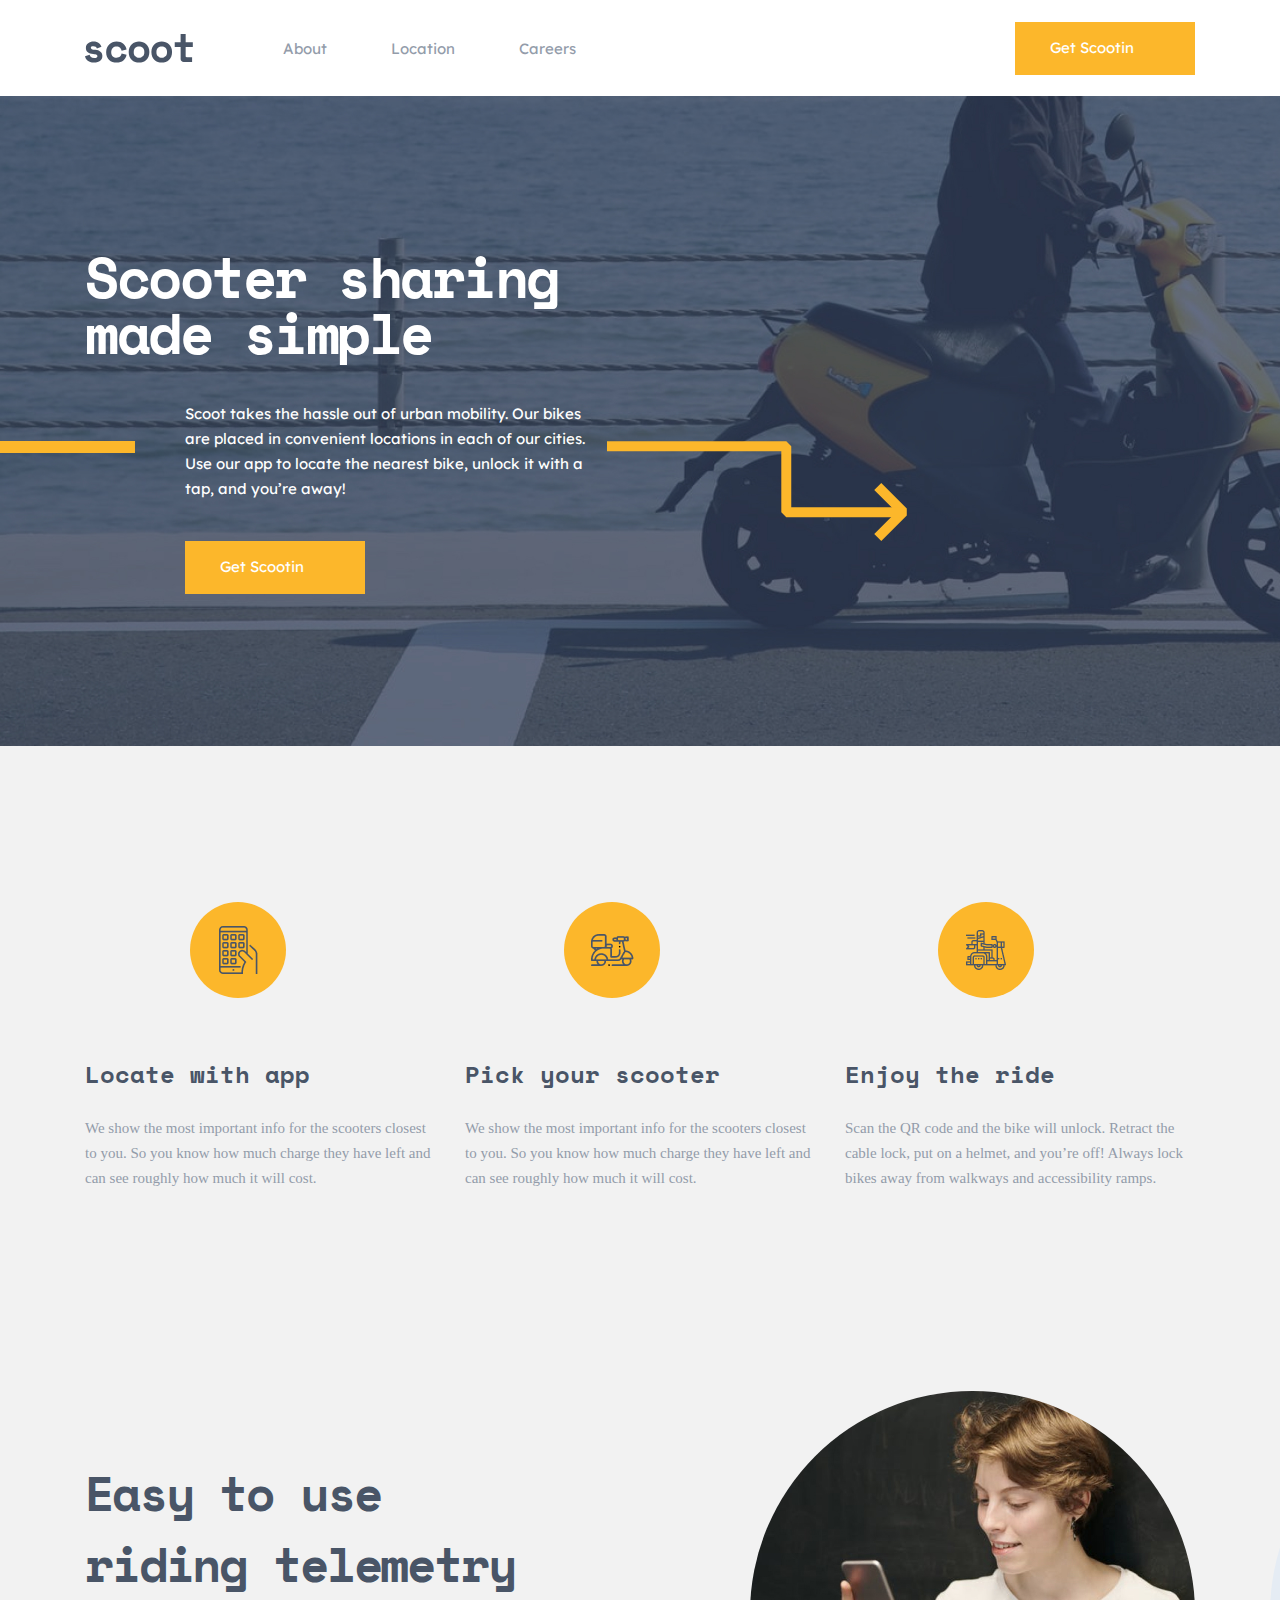
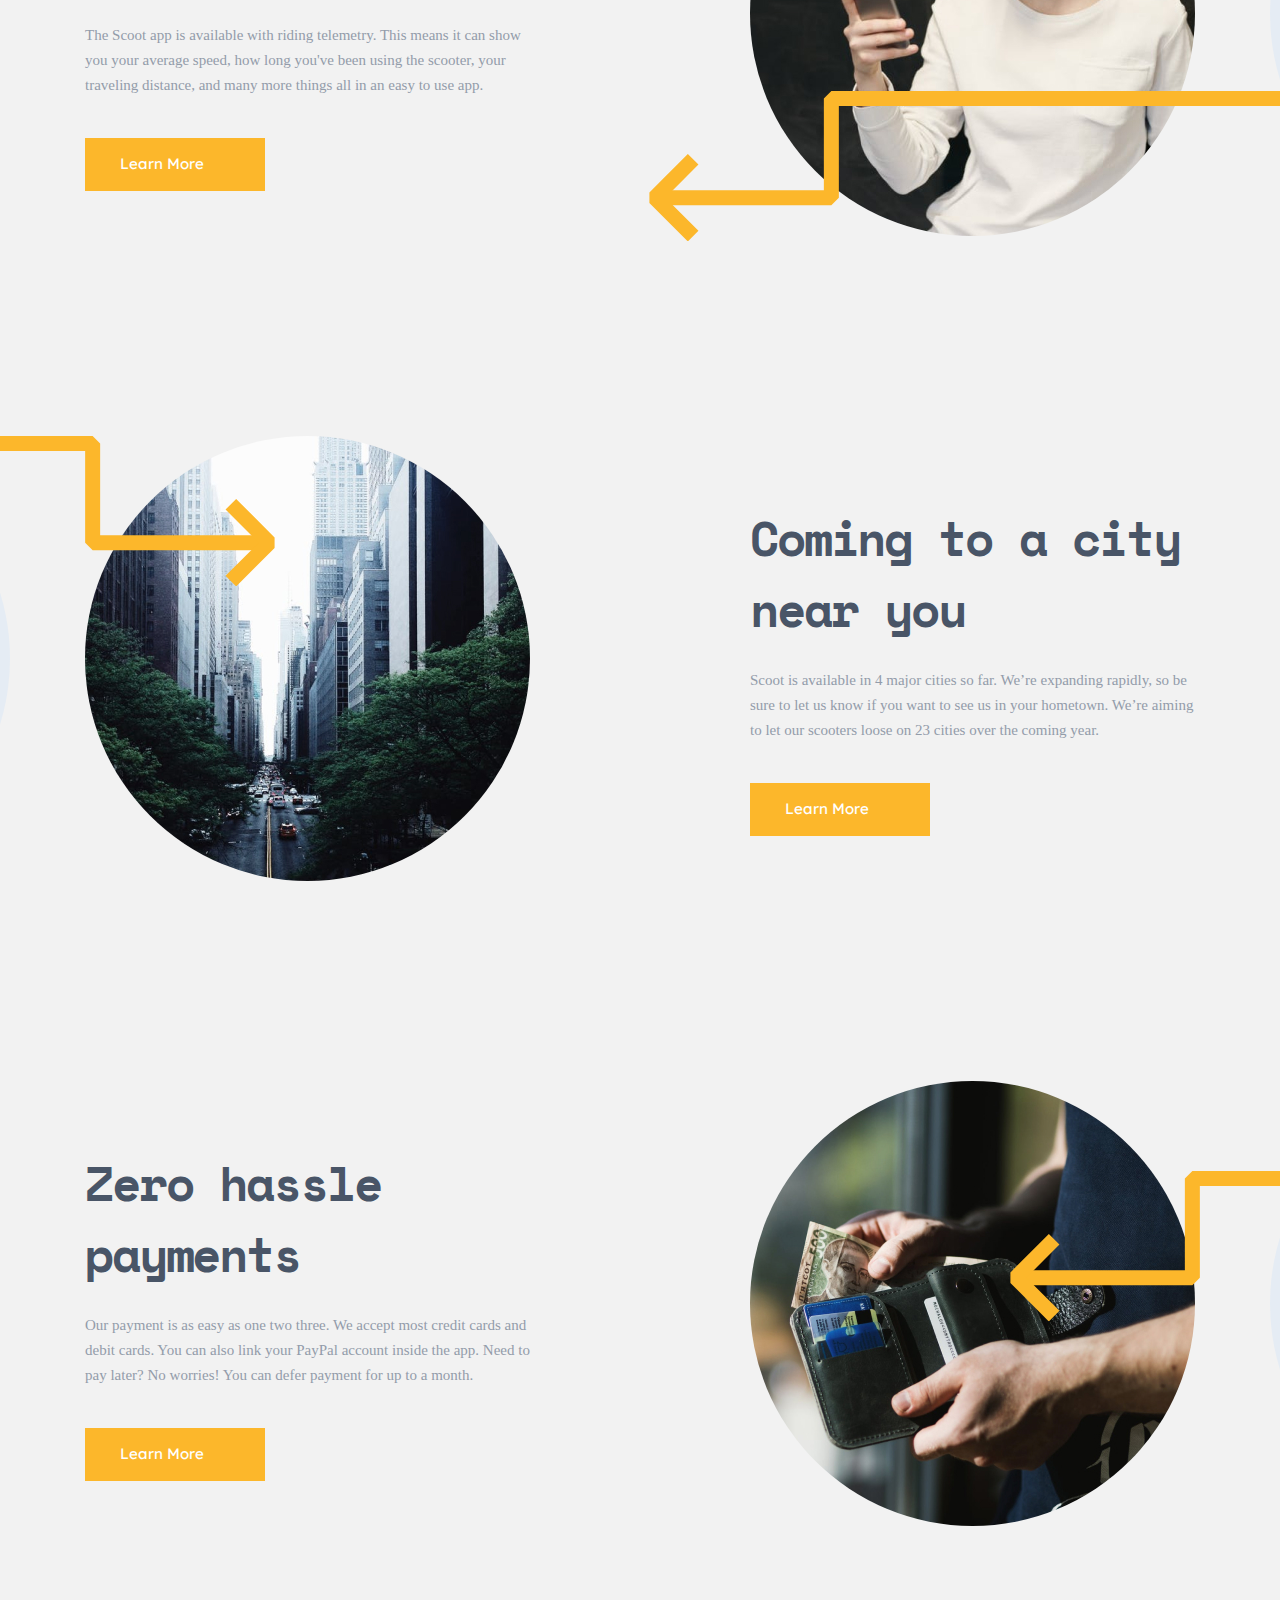
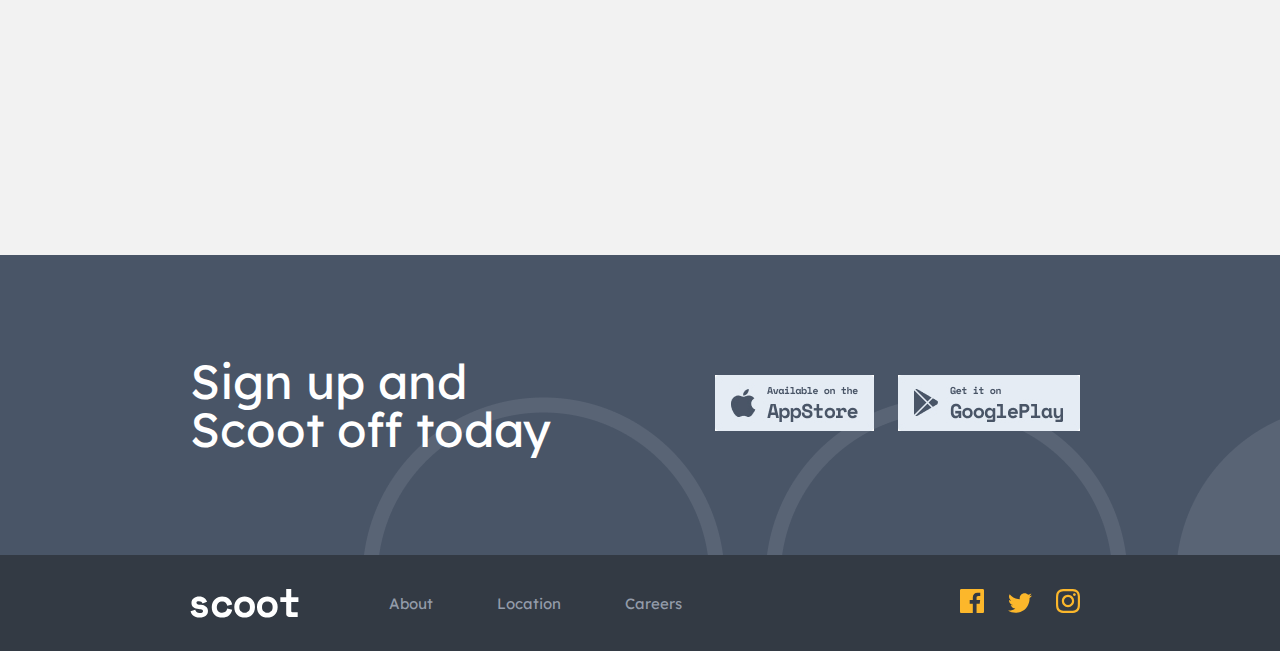
<file: index.html>
<!DOCTYPE html>
<html lang="en">
<head>
    <meta charset="UTF-8">
    <meta http-equiv="X-UA-Compatible" content="IE=edge">
    <meta name="viewport" content="width=device-width, initial-scale=1.0">
    <title>Kamoliddin_002</title>
    <link rel="stylesheet" href="https://cdnjs.cloudflare.com/ajax/libs/font-awesome/5.15.3/css/all.min.css" integrity="sha512-iBBXm8fW90+nuLcSKlbmrPcLa0OT92xO1BIsZ+ywDWZCvqsWgccV3gFoRBv0z+8dLJgyAHIhR35VZc2oM/gI1w==" crossorigin="anonymous" referrerpolicy="no-referrer" />
    <link rel="stylesheet" href="css/fonts.css">
    <link rel="stylesheet" href="css/main.css">
</head>
<body>

    <!-- header start -->

    <header>
        <div class="header">
            <div class="container">
                <div class="header-logo">
                    <div class="header-logo__left left">
                        <div class="font">
                            <i class="fas fa-bars fa-2x"></i>
                        </div>
                        <img class="left__img" src="./image/scoot1.svg" alt="">
                        <nav class="left__nav-menu">
                            <ul class="left__menu">
                                <li class="menu--iytms"><a class="menu--link" href="./about.html">About</a></li>
                                <li class="menu--iytms"><a class="menu--link" href="./location.html">Location</a></li>
                                <li class="menu--iytms"><a class="menu--link" href="./content.html">Careers</a></li>
                            </ul>
                        </nav>
                    </div>
                    <div class="header-logo__right">
                        <a class="link" href="#">Get Scootin</a>
                    </div>
                </div>
            </div>
        </div>
    </header>

    <!-- main start -->

    <main>
        <section>
            <div class="section">
                <div class="container">
                    <div class="section-logo">
                        <h2 class="section-logo__text">Scooter sharing made simple</h2>
                        <p class="section-logo__lerem">Scoot takes the hassle out of urban mobility. Our bikes are placed in convenient locations in each of our cities. Use our app to locate the nearest bike, unlock it with a tap, and you’re away!</p>
                        <a class="link" href="#">Get Scootin</a>
                    </div>
                </div>
            </div>
        </section>

        <section>
            <div class="banner">
                <div class="banner__box">
                    <span class="box--span"></span>
                    <span class="box--span2"></span>
                    <span class="box--span3"></span>
                </div>
                <div class="container">
                    <div class="banner-logo">
                      <div class="banner-logo__bloc">
                        <h2 class="bloc--text">Locate with app</h2>
                        <p class="bloc--lorem">We show the most important info for the scooters closest to you. So you know how much charge they have left and can see roughly how much it will cost.</p>
                      </div>
                      <div class="banner-logo__bloc">
                        <h2 class="bloc--text">Pick your scooter</h2>
                        <p class="bloc--lorem">We show the most important info for the scooters closest to you. So you know how much charge they have left and can see roughly how much it will cost.</p>
                      </div>
                      <div class="banner-logo__bloc">
                        <h2 class="bloc--text">Enjoy the ride</h2>
                        <p class="bloc--lorem">Scan the QR code and the bike will unlock. Retract the cable lock, put on a helmet, and you’re off! Always lock bikes away from walkways and accessibility ramps.</p>
                      </div>
                    </div>
                </div>
            </div>
        </section>

        <section>
            <div class="templet">
                <div class="container">
                    <div class="temlet-logo">
                        <div class="templet-logo__left">
                            <h2 class="left--text">Easy to use riding telemetry</h2>
                            <p class="left--lorem">The Scoot app is available with riding telemetry. This means it can show you your average speed, how long you've been using the scooter, your traveling distance, and many more things all in an easy to use app.</p>
                            <a class="link" href="#">Learn More</a>
                        </div>
                        <div class="temlet-logo__right">
                            <span></span>
                        </div>
                    </div>
                    <div class="temlet-logo2">
                        <div class="temlet-logo__right">
                            <span></span>
                        </div>
                        <div class="templet-logo__left">
                            <h2 class="left--text">Coming to a city near you</h2>
                            <p class="left--lorem">Scoot is available in 4 major cities so far. We’re expanding rapidly, so be sure to let us know if you want to see us in your hometown. We’re aiming to let our scooters loose on 23 cities over the coming year.</p>
                            <a class="link" href="#">Learn More</a>
                        </div>
                    </div>
                    <div class="temlet-logo3">
                        <div class="templet-logo__left">
                            <h2 class="left--text">Zero hassle payments</h2>
                            <p class="left--lorem">Our payment is as easy as one two three. We accept most credit cards and debit cards. You can also link your PayPal account inside the app. Need to pay later? No worries! You can defer payment for up to a month.</p>
                            <a class="link" href="#">Learn More</a>
                        </div>
                        <div class="temlet-logo__right">
                            <span></span>
                        </div>
                    </div>
                </div>
            </div>
        </section>
    </main>

    <!-- footr start -->

    <footer>
        <div class="footer">
                <div class="footer-logo">
                    <div class="footer-logo__left left">
                        <div class="left__text-logo">
                            <h2 class="text-logo--text">Sign up and Scoot off today</h2>
                        </div>
                        <div class="left__image">
                            <a class="image--link" href="https://www.apple.com/shop"><img src="./image/Group28ss1.jpg" alt=""></a>
                            <a class="image--link" href="https://play.google.com/store"><img src="./image/Group29ss2.jpg" alt=""></a>
                        </div>
                    </div>
                    <div class="footer-logo__right right">
                        <div class="right__rasmlar rasmlar">
                            <img class="rasmlar__svg" src="./image/scootzzzz.svg" alt="">
                            <ul class="rasmlar__menu-logo">
                                <li class="menu-logo--iytms"><a class="menu-logo--link" href="./about.html">About</a></li>
                                <li class="menu-logo--iytms"><a class="menu-logo--link" href="./location.html">Location</a></li>
                                <li class="menu-logo--iytms"><a class="menu-logo--link" href="./content.html">Careers</a></li>
                            </ul>
                        </div>
                        <div class="right__icon">
                            <a href=""><svg width="24" height="24" viewBox="0 0 24 24"  xmlns="http://www.w3.org/2000/svg">
                                <path d="M22.675 0H1.325C0.593 0 0 0.593 0 1.325V22.676C0 23.407 0.593 24 1.325 24H12.82V14.706H9.692V11.084H12.82V8.413C12.82 5.313 14.713 3.625 17.479 3.625C18.804 3.625 19.942 3.724 20.274 3.768V7.008L18.356 7.009C16.852 7.009 16.561 7.724 16.561 8.772V11.085H20.148L19.681 14.707H16.561V24H22.677C23.407 24 24 23.407 24 22.675V1.325C24 0.593 23.407 0 22.675 0Z" />
                                </svg>
                            </a>
                                <a href="">
                                    <svg width="24" height="20" viewBox="0 0 24 20"  xmlns="http://www.w3.org/2000/svg">
                                        <path d="M24 2.55699C23.117 2.94899 22.168 3.21299 21.172 3.33199C22.189 2.72299 22.97 1.75799 23.337 0.607986C22.386 1.17199 21.332 1.58199 20.21 1.80299C19.313 0.845986 18.032 0.247986 16.616 0.247986C13.437 0.247986 11.101 3.21399 11.819 6.29299C7.728 6.08799 4.1 4.12799 1.671 1.14899C0.381 3.36199 1.002 6.25699 3.194 7.72299C2.388 7.69699 1.628 7.47599 0.965 7.10699C0.911 9.38799 2.546 11.522 4.914 11.997C4.221 12.185 3.462 12.229 2.69 12.081C3.316 14.037 5.134 15.46 7.29 15.5C5.22 17.123 2.612 17.848 0 17.54C2.179 18.937 4.768 19.752 7.548 19.752C16.69 19.752 21.855 12.031 21.543 5.10599C22.505 4.41099 23.34 3.54399 24 2.55699Z" />
                                        </svg>
                                    </a>
                                <a href=""><svg width="24" height="24" viewBox="0 0 24 24"  xmlns="http://www.w3.org/2000/svg">
                                    <path fill-rule="evenodd" clip-rule="evenodd" d="M12 0C8.741 0 8.333 0.014 7.053 0.072C2.695 0.272 0.273 2.69 0.073 7.052C0.014 8.333 0 8.741 0 12C0 15.259 0.014 15.668 0.072 16.948C0.272 21.306 2.69 23.728 7.052 23.928C8.333 23.986 8.741 24 12 24C15.259 24 15.668 23.986 16.948 23.928C21.302 23.728 23.73 21.31 23.927 16.948C23.986 15.668 24 15.259 24 12C24 8.741 23.986 8.333 23.928 7.053C23.732 2.699 21.311 0.273 16.949 0.073C15.668 0.014 15.259 0 12 0ZM12 2.163C15.204 2.163 15.584 2.175 16.85 2.233C20.102 2.381 21.621 3.924 21.769 7.152C21.827 8.417 21.838 8.797 21.838 12.001C21.838 15.206 21.826 15.585 21.769 16.85C21.62 20.075 20.105 21.621 16.85 21.769C15.584 21.827 15.206 21.839 12 21.839C8.796 21.839 8.416 21.827 7.151 21.769C3.891 21.62 2.38 20.07 2.232 16.849C2.174 15.584 2.162 15.205 2.162 12C2.162 8.796 2.175 8.417 2.232 7.151C2.381 3.924 3.896 2.38 7.151 2.232C8.417 2.175 8.796 2.163 12 2.163ZM5.838 12C5.838 8.597 8.597 5.838 12 5.838C15.403 5.838 18.162 8.597 18.162 12C18.162 15.404 15.403 18.163 12 18.163C8.597 18.163 5.838 15.403 5.838 12ZM12 16C9.791 16 8 14.21 8 12C8 9.791 9.791 8 12 8C14.209 8 16 9.791 16 12C16 14.21 14.209 16 12 16ZM16.965 5.595C16.965 4.8 17.61 4.155 18.406 4.155C19.201 4.155 19.845 4.8 19.845 5.595C19.845 6.39 19.201 7.035 18.406 7.035C17.61 7.035 16.965 6.39 16.965 5.595Z" />
                                    </svg>
                                </a>
                        </div>
                    </div>
            </div>
        </div>
    </footer>
</body>
</html>
</file>
<file: css/fonts.css>
@font-face {
    font-family: 'Space Mono';
    font-style: normal;
    font-weight: bold;
    src: local(''),
    url('../fonts/lexend-deca-v7-latin-regular.woff') format('woff'),
    url('../fonts/lexend-deca-v7-latin-regular.woff2') format('woff2');}
    @font-face {
        font-family: 'Space normal';
        font-style: normal;
        font-weight: normal;
        src: local(''),
        url('../fonts/space-mono-v6-latin-700.woff2') format('woff2'),
        url('../fonts/space-mono-v6-latin-700.woff') format('woff'); 
    }
    @font-face {
        font-family: 'Lexend Deca';
        font-style: normal;
        font-weight: 400;
        src: local(''),
        url('../fonts/lexend-deca-v7-latin-regular.woff2') format('woff2'),
        url('../fonts/lexend-deca-v7-latin-regular.woff') format('woff'); 
    }
</file>
<file: css/main.css>
.footer .footer-logo {
  height: 396px;
}

.footer .footer-logo .footer-logo__left {
  padding: 0 190px;
  display: -webkit-box;
  display: -ms-flexbox;
  display: flex;
  -webkit-box-align: center;
      -ms-flex-align: center;
          align-items: center;
  -webkit-box-pack: justify;
      -ms-flex-pack: justify;
          justify-content: space-between;
  height: 300px;
  background-image: url(../image/Maskppp.png);
  background-color: #d3dae6;
  background-position: center;
  background-repeat: no-repeat;
  background-size: cover;
}

.footer .footer-logo .footer-logo__left .left__text-logo .text-logo--text {
  font-size: 48px;
  line-height: 48px;
  font-family: 'Space Mono';
  color: #FFFFFF;
  width: 415px;
}

.footer .footer-logo .footer-logo__left .left__image .image--link {
  padding: 0 10px;
}

.footer .footer-logo .footer-logo__right {
  display: -webkit-box;
  display: -ms-flexbox;
  display: flex;
  background-color: #333A44;
  padding: 0 190px;
  -webkit-box-align: center;
      -ms-flex-align: center;
          align-items: center;
  -webkit-box-pack: justify;
      -ms-flex-pack: justify;
          justify-content: space-between;
  height: 96px;
}

.footer .footer-logo .footer-logo__right .right__rasmlar {
  display: -webkit-box;
  display: -ms-flexbox;
  display: flex;
}

.footer .footer-logo .footer-logo__right .right__rasmlar .rasmlar__menu-logo {
  display: -webkit-box;
  display: -ms-flexbox;
  display: flex;
  -webkit-box-align: center;
      -ms-flex-align: center;
          align-items: center;
  margin-left: 58px;
}

.footer .footer-logo .footer-logo__right .right__rasmlar .rasmlar__menu-logo .menu-logo--iytms .menu-logo--link {
  color: #939CAA;
  font-size: 15px;
  font-family: 'Space Mono';
  padding: 0 32px;
}

.footer .footer-logo .footer-logo__right .right__rasmlar .rasmlar__menu-logo .menu-logo--iytms .menu-logo--link:hover {
  color: #FCB72B;
}

.footer .footer-logo .footer-logo__right .right__icon a {
  padding: 0 10px;
}

.footer .footer-logo .footer-logo__right .right__icon a svg {
  fill: #FCB72B;
}

.footer .footer-logo .footer-logo__right .right__icon a svg:hover {
  fill: #E5ECF4;
}

@media only screen and (max-width: 770px) {
  .container {
    max-width: 689px;
    margin: 0 auto;
  }
  .footer .footer-logo {
    height: 396px;
  }
  .footer .footer-logo .footer-logo__left {
    padding: 0 190px;
    display: -webkit-box;
    display: -ms-flexbox;
    display: flex;
    text-align: center;
    -webkit-box-orient: vertical;
    -webkit-box-direction: normal;
        -ms-flex-direction: column;
            flex-direction: column;
    -webkit-box-pack: center;
        -ms-flex-pack: center;
            justify-content: center;
    height: 300px;
  }
  .footer .footer-logo .footer-logo__left .left__text-logo .text-logo--text {
    font-size: 48px;
    line-height: 48px;
    width: 415px;
  }
  .footer .footer-logo .footer-logo__left .left__image {
    margin-top: 40px;
  }
  .footer .footer-logo .footer-logo__left .left__image .image--link {
    padding: 0 10px;
  }
  .footer .footer-logo .footer-logo__left .left__image .image--link img {
    height: 40px;
    width: 113px;
  }
  .footer .footer-logo .footer-logo__right {
    padding: 0 39px;
    height: 96px;
  }
  .footer .footer-logo .footer-logo__right .right__rasmlar .rasmlar__menu-logo {
    margin-left: 38px;
  }
  .footer .footer-logo .footer-logo__right .right__rasmlar .rasmlar__menu-logo .menu-logo--iytms .menu-logo--link {
    font-size: 15px;
    padding: 0 22px;
  }
}

@media only screen and (max-width: 435px) {
  .container {
    max-width: 390px;
    margin: 0 auto;
  }
  .footer .footer-logo {
    height: 758px;
  }
  .footer .footer-logo .footer-logo__left {
    padding: 0 32px;
    display: -webkit-box;
    display: -ms-flexbox;
    display: flex;
    text-align: center;
    -webkit-box-orient: vertical;
    -webkit-box-direction: normal;
        -ms-flex-direction: column;
            flex-direction: column;
    -webkit-box-pack: center;
        -ms-flex-pack: center;
            justify-content: center;
    height: 320px;
  }
  .footer .footer-logo .footer-logo__left .left__text-logo .text-logo--text {
    font-size: 32px;
    width: 311px;
  }
  .footer .footer-logo .footer-logo__left .left__image {
    margin-top: 40px;
  }
  .footer .footer-logo .footer-logo__left .left__image .image--link {
    padding: 0 10px;
  }
  .footer .footer-logo .footer-logo__left .left__image .image--link img {
    height: 40px;
    width: 130px;
  }
  .footer .footer-logo .footer-logo__right {
    display: -webkit-box;
    display: -ms-flexbox;
    display: flex;
    -webkit-box-orient: vertical;
    -webkit-box-direction: normal;
        -ms-flex-direction: column;
            flex-direction: column;
    -webkit-box-pack: justify;
        -ms-flex-pack: justify;
            justify-content: space-between;
    padding: 0 39px;
    height: 438px;
  }
  .footer .footer-logo .footer-logo__right .right__rasmlar {
    -webkit-box-orient: vertical;
    -webkit-box-direction: normal;
        -ms-flex-direction: column;
            flex-direction: column;
    padding-top: 66px;
  }
  .footer .footer-logo .footer-logo__right .right__rasmlar .rasmlar__menu-logo {
    -webkit-box-orient: vertical;
    -webkit-box-direction: normal;
        -ms-flex-direction: column;
            flex-direction: column;
    padding-top: 41px;
    margin-left: 0;
  }
  .footer .footer-logo .footer-logo__right .right__rasmlar .rasmlar__menu-logo .menu-logo--iytms .menu-logo--link {
    font-size: 15px;
    padding: 16px 32px;
    display: inline-block;
  }
  .footer .footer-logo .footer-logo__right .right__icon {
    padding-bottom: 66px;
  }
  .footer .footer-logo .footer-logo__right .right__icon a {
    padding: 0 10px;
  }
  .footer .footer-logo .footer-logo__right .right__icon a svg {
    fill: #FCB72B;
  }
  .footer .footer-logo .footer-logo__right .right__icon a svg:hover {
    fill: #E5ECF4;
  }
}

@media only screen and (max-width: 375px) {
  .container {
    max-width: 311px;
    margin: 0 auto;
  }
  .footer .footer-logo {
    height: 758px;
  }
  .footer .footer-logo .footer-logo__left {
    padding: 0 32px;
    display: -webkit-box;
    display: -ms-flexbox;
    display: flex;
    text-align: center;
    -webkit-box-orient: vertical;
    -webkit-box-direction: normal;
        -ms-flex-direction: column;
            flex-direction: column;
    -webkit-box-pack: center;
        -ms-flex-pack: center;
            justify-content: center;
    height: 320px;
  }
  .footer .footer-logo .footer-logo__left .left__text-logo .text-logo--text {
    font-size: 32px;
    width: 311px;
  }
  .footer .footer-logo .footer-logo__left .left__image {
    margin-top: 40px;
  }
  .footer .footer-logo .footer-logo__left .left__image .image--link {
    padding: 0 10px;
  }
  .footer .footer-logo .footer-logo__left .left__image .image--link img {
    height: 40px;
    width: 130px;
  }
  .footer .footer-logo .footer-logo__right {
    display: -webkit-box;
    display: -ms-flexbox;
    display: flex;
    -webkit-box-orient: vertical;
    -webkit-box-direction: normal;
        -ms-flex-direction: column;
            flex-direction: column;
    -webkit-box-pack: justify;
        -ms-flex-pack: justify;
            justify-content: space-between;
    padding: 0 39px;
    height: 438px;
  }
  .footer .footer-logo .footer-logo__right .right__rasmlar {
    -webkit-box-orient: vertical;
    -webkit-box-direction: normal;
        -ms-flex-direction: column;
            flex-direction: column;
    padding-top: 66px;
  }
  .footer .footer-logo .footer-logo__right .right__rasmlar .rasmlar__menu-logo {
    -webkit-box-orient: vertical;
    -webkit-box-direction: normal;
        -ms-flex-direction: column;
            flex-direction: column;
    padding-top: 41px;
    margin-left: 0;
  }
  .footer .footer-logo .footer-logo__right .right__rasmlar .rasmlar__menu-logo .menu-logo--iytms .menu-logo--link {
    font-size: 15px;
    padding: 16px 32px;
    display: inline-block;
  }
  .footer .footer-logo .footer-logo__right .right__icon {
    padding-bottom: 66px;
  }
  .footer .footer-logo .footer-logo__right .right__icon a {
    padding: 0 10px;
  }
  .footer .footer-logo .footer-logo__right .right__icon a svg {
    fill: #FCB72B;
  }
  .footer .footer-logo .footer-logo__right .right__icon a svg:hover {
    fill: #E5ECF4;
  }
}

.header {
  background-color: #fff;
}

.header .header-logo {
  display: -webkit-box;
  display: -ms-flexbox;
  display: flex;
  -webkit-box-pack: justify;
      -ms-flex-pack: justify;
          justify-content: space-between;
  -webkit-box-align: center;
      -ms-flex-align: center;
          align-items: center;
  background-color: white;
  height: 96px;
}

.header .header-logo .header-logo__left {
  display: -webkit-box;
  display: -ms-flexbox;
  display: flex;
  -webkit-box-align: center;
      -ms-flex-align: center;
          align-items: center;
}

.header .header-logo .header-logo__left .font .fas {
  display: none;
}

.header .header-logo .header-logo__left .left__nav-menu .left__menu {
  display: -webkit-box;
  display: -ms-flexbox;
  display: flex;
  margin-left: 58px;
}

.header .header-logo .header-logo__left .left__nav-menu .left__menu .menu--iytms .menu--link {
  display: inline-block;
  font-family: 'Space Mono';
  color: #939CAA;
  font-size: 15px;
  padding: 0 32px;
}

.header .header-logo .header-logo__left .left__nav-menu .left__menu .menu--iytms .menu--link:hover {
  color: #FCB72B;
}

.link {
  display: -webkit-box;
  display: -ms-flexbox;
  display: flex;
  width: 180px;
  padding: 16px 35px;
  height: 53px;
  font-family: 'Space Mono';
  background-color: #FCB72B;
  color: #FFFFFF;
  font-size: 15px;
}

.link:hover {
  background-color: #fff;
  border: 2px solid #FCB72B;
  color: #FCB72B;
  background-color: transparent;
}

@media only screen and (max-width: 435px) {
  .container {
    max-width: 390px;
    margin: 0 auto;
  }
  .header {
    background-color: #fff;
  }
  .header .header-logo {
    display: -webkit-box;
    display: -ms-flexbox;
    display: flex;
    -webkit-box-pack: justify;
        -ms-flex-pack: justify;
            justify-content: space-between;
    -webkit-box-align: center;
        -ms-flex-align: center;
            align-items: center;
    background-color: white;
    height: 96px;
  }
  .header .header-logo .header-logo__left {
    display: -webkit-box;
    display: -ms-flexbox;
    display: flex;
    -webkit-box-align: center;
        -ms-flex-align: center;
            align-items: center;
  }
  .header .header-logo .header-logo__left .left__img {
    margin-left: 120px;
  }
  .header .header-logo .header-logo__left .font .fas {
    display: -webkit-box;
    display: -ms-flexbox;
    display: flex;
  }
  .header .header-logo .header-logo__left .left__nav-menu {
    display: none;
  }
  .header .header-logo .header-logo__left .fas:checked ~ .left__nav-menu {
    display: -webkit-box;
    display: -ms-flexbox;
    display: flex;
  }
  .link {
    display: none;
  }
}

@media only screen and (max-width: 375px) {
  .container {
    max-width: 311px;
    margin: 0 auto;
  }
  .header {
    background-color: #fff;
  }
  .header .header-logo {
    display: -webkit-box;
    display: -ms-flexbox;
    display: flex;
    -webkit-box-pack: justify;
        -ms-flex-pack: justify;
            justify-content: space-between;
    -webkit-box-align: center;
        -ms-flex-align: center;
            align-items: center;
    background-color: white;
    height: 96px;
  }
  .header .header-logo .header-logo__left {
    display: -webkit-box;
    display: -ms-flexbox;
    display: flex;
    -webkit-box-align: center;
        -ms-flex-align: center;
            align-items: center;
  }
  .header .header-logo .header-logo__left .left__img {
    margin-left: 80px;
  }
  .header .header-logo .header-logo__left .font .fas {
    display: -webkit-box;
    display: -ms-flexbox;
    display: flex;
  }
  .header .header-logo .header-logo__left .left__nav-menu {
    display: none;
  }
  .header .header-logo .header-logo__left .fas:checked ~ .left__nav-menu {
    display: -webkit-box;
    display: -ms-flexbox;
    display: flex;
  }
  .link {
    display: none;
  }
}

* {
  margin: 0;
  padding: 0;
  -webkit-box-sizing: border-box;
          box-sizing: border-box;
  text-decoration: none;
  list-style-type: none;
}

body {
  width: 100%;
}

.container {
  max-width: 1110px;
  margin: 0 auto;
}

.section {
  display: -webkit-box;
  display: -ms-flexbox;
  display: flex;
  background-image: url(../image/Bitmap2.jpg);
  background-position: center;
  background-repeat: no-repeat;
  background-size: cover;
  height: 650px;
}

.section .section-logo {
  display: -webkit-box;
  display: -ms-flexbox;
  display: flex;
  -webkit-box-orient: vertical;
  -webkit-box-direction: normal;
      -ms-flex-direction: column;
          flex-direction: column;
  padding-top: 153px;
}

.section .section-logo .section-logo__text {
  font-family: 'Space normal';
  width: 500px;
  letter-spacing: -2.5px;
  font-size: 56px;
  line-height: 56px;
  color: #fff;
}

.section .section-logo .link {
  margin-left: 100px;
}

.section .section-logo .section-logo__lerem {
  display: -webkit-box;
  display: -ms-flexbox;
  display: flex;
  margin-left: 100px;
  position: relative;
  padding-top: 40px;
  color: #FFFFFF;
  width: 38%;
  font-family: 'Lexend Deca';
  font-size: 15px;
  line-height: 25px;
  margin-bottom: 40px;
}

.section .section-logo .section-logo__lerem::after {
  display: -webkit-box;
  display: -ms-flexbox;
  display: flex;
  content: "";
  height: 100px;
  width: 300px;
  position: absolute;
  background-image: url(../image/GroupCopy0101.svg);
  background-position: center;
  background-repeat: no-repeat;
  right: -300px;
  top: 80px;
  background-size: cover;
}

.section .section-logo .section-logo__lerem::before {
  display: -webkit-box;
  display: -ms-flexbox;
  display: flex;
  content: "";
  height: 12px;
  width: 250px;
  position: absolute;
  background-image: url(../image/Path20000.svg);
  background-position: center;
  background-repeat: no-repeat;
  top: 80px;
  left: -300px;
  background-size: cover;
}

.banner {
  background-color: #F2F2F2;
  padding-top: 206px;
}

.banner .banner__box {
  display: -webkit-box;
  display: -ms-flexbox;
  display: flex;
  -webkit-box-pack: justify;
      -ms-flex-pack: justify;
          justify-content: space-between;
  padding-left: 190px;
  width: 1034px;
  height: 15px;
  background-color: #F2F2F2;
}

.banner .banner__box .box--span {
  width: 96px;
  height: 96px;
  border-radius: 50%;
  background-color: #FCB72B;
  -webkit-transform: translateY(-50PX);
          transform: translateY(-50PX);
  background-image: url(../image/CombinedShapeIMG1.png);
  background-position: center;
  background-repeat: no-repeat;
}

.banner .banner__box .box--span2 {
  width: 96px;
  height: 96px;
  border-radius: 50%;
  background-color: #FCB72B;
  -webkit-transform: translateY(-50PX);
          transform: translateY(-50PX);
  background-image: url(../image/001-scooterIMG2.png);
  background-position: center;
  background-repeat: no-repeat;
}

.banner .banner__box .box--span3 {
  width: 96px;
  height: 96px;
  border-radius: 50%;
  background-color: #FCB72B;
  -webkit-transform: translateY(-50PX);
          transform: translateY(-50PX);
  background-image: url(../image/CombinedShapeIMG3.png);
  background-position: center;
  background-repeat: no-repeat;
}

.banner .banner-logo {
  display: -webkit-box;
  display: -ms-flexbox;
  display: flex;
  -webkit-box-pack: justify;
      -ms-flex-pack: justify;
          justify-content: space-between;
  width: 1110px;
}

.banner .banner-logo .banner-logo__bloc {
  margin-top: 89px;
}

.banner .banner-logo .banner-logo__bloc .bloc--text {
  font-size: 24px;
  font-family: 'Space normal';
  color: #495567;
}

.banner .banner-logo .banner-logo__bloc .bloc--lorem {
  padding-top: 24px;
  font-size: 15px;
  color: #939CAA;
  line-height: 25px;
  width: 350px;
}

.templet {
  background-color: #F2F2F2;
  overflow: hidden;
  padding-bottom: 329px;
}

.templet .temlet-logo {
  display: -webkit-box;
  display: -ms-flexbox;
  display: flex;
  -webkit-box-pack: justify;
      -ms-flex-pack: justify;
          justify-content: space-between;
}

.templet .temlet-logo .templet-logo__left {
  padding-top: 266px;
}

.templet .temlet-logo .templet-logo__left .left--text {
  font-size: 48px;
  font-family: 'Space normal';
  letter-spacing: -2.14286px;
  width: 445px;
  color: #495567;
}

.templet .temlet-logo .templet-logo__left .left--lorem {
  width: 445px;
  color: #939CAA;
  font-size: 15px;
  margin-bottom: 40px;
  padding-top: 24px;
  line-height: 25px;
}

.templet .temlet-logo .temlet-logo__right {
  margin-top: 200px;
  width: 445px;
  height: 445px;
  border-radius: 50%;
  background-image: url(../image/Bitmapttt.jpg);
  background-position: center;
  background-repeat: no-repeat;
  background-size: cover;
  position: relative;
}

.templet .temlet-logo .temlet-logo__right span {
  display: -webkit-box;
  display: -ms-flexbox;
  display: flex;
  border-radius: 50%;
  width: 445px;
  height: 445px;
  background-color: #E5ECF4;
  -webkit-transform: translate(520px, -150px);
          transform: translate(520px, -150px);
}

.templet .temlet-logo .temlet-logo__right::before {
  display: -webkit-box;
  display: -ms-flexbox;
  display: flex;
  position: absolute;
  content: "";
  background-image: url(../image/Group32rrr.svg);
  background-position: center;
  background-repeat: no-repeat;
  height: 150px;
  position: relative;
  width: 740px;
  z-index: 2;
  top: 300px;
  right: 101px;
}

.templet .temlet-logo2 {
  display: -webkit-box;
  display: -ms-flexbox;
  display: flex;
  -webkit-box-pack: justify;
      -ms-flex-pack: justify;
          justify-content: space-between;
}

.templet .temlet-logo2 .templet-logo__left {
  padding-top: 266px;
}

.templet .temlet-logo2 .templet-logo__left .left--text {
  font-size: 48px;
  font-family: 'Space normal';
  letter-spacing: -2.14286px;
  width: 445px;
  color: #495567;
}

.templet .temlet-logo2 .templet-logo__left .left--lorem {
  width: 445px;
  color: #939CAA;
  font-size: 15px;
  margin-bottom: 40px;
  padding-top: 24px;
  line-height: 25px;
}

.templet .temlet-logo2 .temlet-logo__right {
  margin-top: 200px;
  width: 445px;
  height: 445px;
  border-radius: 50%;
  background-image: url(../image/Bitmapjj.jpg);
  background-position: center;
  background-repeat: no-repeat;
  background-size: cover;
  position: relative;
}

.templet .temlet-logo2 .temlet-logo__right span {
  display: -webkit-box;
  display: -ms-flexbox;
  display: flex;
  border-radius: 50%;
  width: 445px;
  height: 445px;
  background-color: #E5ECF4;
  -webkit-transform: translate(-520px, -150px);
          transform: translate(-520px, -150px);
}

.templet .temlet-logo2 .temlet-logo__right::before {
  display: -webkit-box;
  display: -ms-flexbox;
  display: flex;
  position: absolute;
  content: "";
  background-image: url(../image/GroupCopyhh.svg);
  background-position: center;
  background-repeat: no-repeat;
  height: 150px;
  position: relative;
  width: 740px;
  z-index: 2;
  top: 0px;
  right: 0px;
  left: -550px;
}

.templet .temlet-logo3 {
  display: -webkit-box;
  display: -ms-flexbox;
  display: flex;
  -webkit-box-pack: justify;
      -ms-flex-pack: justify;
          justify-content: space-between;
}

.templet .temlet-logo3 .templet-logo__left {
  padding-top: 266px;
}

.templet .temlet-logo3 .templet-logo__left .left--text {
  font-size: 48px;
  font-family: 'Space normal';
  letter-spacing: -2.14286px;
  width: 445px;
  color: #495567;
}

.templet .temlet-logo3 .templet-logo__left .left--lorem {
  width: 445px;
  color: #939CAA;
  font-size: 15px;
  margin-bottom: 40px;
  padding-top: 24px;
  line-height: 25px;
}

.templet .temlet-logo3 .temlet-logo__right {
  margin-top: 200px;
  width: 445px;
  height: 445px;
  border-radius: 50%;
  background-image: url(../image/Bitmapkk.jpg);
  background-position: center;
  background-repeat: no-repeat;
  background-size: cover;
  position: relative;
}

.templet .temlet-logo3 .temlet-logo__right span {
  display: -webkit-box;
  display: -ms-flexbox;
  display: flex;
  border-radius: 50%;
  width: 445px;
  height: 445px;
  background-color: #E5ECF4;
  -webkit-transform: translate(520px, -150px);
          transform: translate(520px, -150px);
}

.templet .temlet-logo3 .temlet-logo__right::before {
  display: -webkit-box;
  display: -ms-flexbox;
  display: flex;
  position: absolute;
  content: "";
  background-image: url(../image/Group32rrr.svg);
  background-position: center;
  background-repeat: no-repeat;
  height: 150px;
  position: relative;
  width: 740px;
  z-index: 2;
  top: 90px;
  right: -260px;
}

@media only screen and (max-width: 770px) {
  .container {
    max-width: 689px;
    margin: 0 auto;
  }
  .section {
    height: 690px;
  }
  .section .section-logo {
    display: -webkit-box;
    display: -ms-flexbox;
    display: flex;
    -webkit-box-orient: vertical;
    -webkit-box-direction: normal;
        -ms-flex-direction: column;
            flex-direction: column;
    -webkit-box-pack: center;
        -ms-flex-pack: center;
            justify-content: center;
    text-align: center;
    padding-top: 187px;
  }
  .section .section-logo .section-logo__text {
    width: 573px;
    font-size: 56px;
  }
  .section .section-logo .link {
    margin-left: 200px;
  }
  .section .section-logo .section-logo__lerem {
    margin-left: 0px;
    padding-top: 24px;
    width: 573px;
    margin-bottom: 32px;
  }
  .section .section-logo .section-logo__lerem::after {
    display: none;
  }
  .section .section-logo .section-logo__lerem::before {
    height: 158px;
    width: 477px;
    background-image: url(../image/GroupCopymmm.svg);
    top: 200px;
    left: -250px;
  }
  .banner {
    display: -webkit-box;
    display: -ms-flexbox;
    display: flex;
    background-color: #F2F2F2;
    padding-top: 0px;
  }
  .banner .banner__box {
    -webkit-box-orient: vertical;
    -webkit-box-direction: normal;
        -ms-flex-direction: column;
            flex-direction: column;
    padding-left: 0;
    width: 15px;
    margin-left: 100px;
    height: 600px;
  }
  .banner .banner__box .box--span {
    margin-top: 150px;
    -webkit-transform: translateX(-40px);
            transform: translateX(-40px);
  }
  .banner .banner__box .box--span2 {
    -webkit-transform: translateX(-40px);
            transform: translateX(-40px);
  }
  .banner .banner__box .box--span3 {
    border-radius: 50%;
    -webkit-transform: translateX(-40px);
            transform: translateX(-40px);
  }
  .banner .banner-logo {
    display: -webkit-box;
    display: -ms-flexbox;
    display: flex;
    -webkit-box-orient: vertical;
    -webkit-box-direction: normal;
        -ms-flex-direction: column;
            flex-direction: column;
    width: 1110px;
    padding-top: 150px;
  }
  .banner .banner-logo .banner-logo__bloc {
    margin-top: 0;
    margin-left: 150px;
  }
  .banner .banner-logo .banner-logo__bloc .bloc--text {
    font-size: 24px;
    font-family: 'Space normal';
    color: #495567;
  }
  .banner .banner-logo .banner-logo__bloc .bloc--lorem {
    padding-top: 27px;
    font-size: 15px;
    line-height: 25px;
    width: 398px;
    margin-bottom: 40px;
  }
  .templet {
    padding-bottom: 104px;
  }
  .templet .temlet-logo {
    display: -webkit-box;
    display: -ms-flexbox;
    display: flex;
    -webkit-box-pack: center;
        -ms-flex-pack: center;
            justify-content: center;
    -webkit-box-align: center;
        -ms-flex-align: center;
            align-items: center;
    text-align: center;
    -webkit-box-orient: vertical;
    -webkit-box-direction: reverse;
        -ms-flex-direction: column-reverse;
            flex-direction: column-reverse;
  }
  .templet .temlet-logo .templet-logo__left {
    padding-top: 56px;
  }
  .templet .temlet-logo .templet-logo__left .left--text {
    font-size: 48px;
    margin-left: 60px;
    font-family: 'Space normal';
    letter-spacing: -2.14286px;
    width: 445px;
    color: #495567;
  }
  .templet .temlet-logo .templet-logo__left .left--lorem {
    width: 553px;
    font-size: 15px;
    margin-bottom: 40px;
    padding-top: 24px;
    line-height: 25px;
  }
  .templet .temlet-logo .templet-logo__left .link {
    margin-left: 190px;
  }
  .templet .temlet-logo .temlet-logo__right {
    margin-top: 145px;
    width: 445px;
    height: 445px;
    border-radius: 50%;
    background-image: url(../image/Bitmapttt.jpg);
    background-position: center;
    background-repeat: no-repeat;
    background-size: cover;
    position: relative;
  }
  .templet .temlet-logo .temlet-logo__right span {
    display: -webkit-box;
    display: -ms-flexbox;
    display: flex;
    border-radius: 50%;
    width: 445px;
    height: 445px;
    background-color: #E5ECF4;
    -webkit-transform: translate(520px, -150px);
            transform: translate(520px, -150px);
  }
  .templet .temlet-logo .temlet-logo__right::before {
    display: -webkit-box;
    display: -ms-flexbox;
    display: flex;
    position: absolute;
    content: "";
    background-image: url(../image/Group32rrr.svg);
    background-position: center;
    background-repeat: no-repeat;
    height: 150px;
    position: relative;
    width: 740px;
    z-index: 2;
    top: 300px;
    right: 101px;
  }
  .templet .temlet-logo2 {
    display: -webkit-box;
    display: -ms-flexbox;
    display: flex;
    -webkit-box-pack: center;
        -ms-flex-pack: center;
            justify-content: center;
    -webkit-box-align: center;
        -ms-flex-align: center;
            align-items: center;
    text-align: center;
    -webkit-box-orient: vertical;
    -webkit-box-direction: normal;
        -ms-flex-direction: column;
            flex-direction: column;
  }
  .templet .temlet-logo2 .templet-logo__left {
    padding-top: 56px;
  }
  .templet .temlet-logo2 .templet-logo__left .left--text {
    font-size: 48px;
    margin-left: 60px;
    width: 445px;
  }
  .templet .temlet-logo2 .templet-logo__left .left--lorem {
    width: 553px;
    font-size: 15px;
    margin-bottom: 40px;
    padding-top: 24px;
    line-height: 25px;
  }
  .templet .temlet-logo2 .templet-logo__left .link {
    margin-left: 190px;
  }
  .templet .temlet-logo2 .temlet-logo__right {
    margin-top: 145px;
    width: 445px;
    height: 445px;
  }
  .templet .temlet-logo2 .temlet-logo__right span {
    width: 445px;
    height: 445px;
    -webkit-transform: translate(-520px, -150px);
            transform: translate(-520px, -150px);
  }
  .templet .temlet-logo2 .temlet-logo__right::before {
    height: 150px;
    width: 740px;
    top: 0px;
    right: 101px;
  }
  .templet .temlet-logo3 {
    display: -webkit-box;
    display: -ms-flexbox;
    display: flex;
    -webkit-box-pack: center;
        -ms-flex-pack: center;
            justify-content: center;
    -webkit-box-align: center;
        -ms-flex-align: center;
            align-items: center;
    text-align: center;
    -webkit-box-orient: vertical;
    -webkit-box-direction: reverse;
        -ms-flex-direction: column-reverse;
            flex-direction: column-reverse;
  }
  .templet .temlet-logo3 .templet-logo__left {
    padding-top: 56px;
  }
  .templet .temlet-logo3 .templet-logo__left .left--text {
    font-size: 48px;
    margin-left: 60px;
    letter-spacing: -2.14286px;
    width: 445px;
  }
  .templet .temlet-logo3 .templet-logo__left .left--lorem {
    width: 553px;
    font-size: 15px;
    margin-bottom: 40px;
    padding-top: 24px;
    line-height: 25px;
  }
  .templet .temlet-logo3 .templet-logo__left .link {
    margin-left: 190px;
  }
  .templet .temlet-logo3 .temlet-logo__right {
    margin-top: 145px;
    width: 445px;
    height: 445px;
  }
  .templet .temlet-logo3 .temlet-logo__right span {
    width: 445px;
    height: 445px;
    -webkit-transform: translate(520px, -150px);
            transform: translate(520px, -150px);
  }
  .templet .temlet-logo3 .temlet-logo__right::before {
    height: 150px;
    width: 740px;
    top: 100px;
    right: -260px;
  }
}

@media only screen and (max-width: 435px) {
  .container {
    max-width: 390px;
    margin: 0 auto;
  }
  .section {
    width: 100%;
    height: 690px;
  }
  .section .section-logo {
    display: -webkit-box;
    display: -ms-flexbox;
    display: flex;
    -webkit-box-orient: vertical;
    -webkit-box-direction: normal;
        -ms-flex-direction: column;
            flex-direction: column;
    -webkit-box-pack: center;
        -ms-flex-pack: center;
            justify-content: center;
    text-align: center;
    padding-top: 120px;
  }
  .section .section-logo .section-logo__text {
    width: 311px;
    font-size: 40px;
  }
  .section .section-logo .link {
    display: -webkit-box;
    display: -ms-flexbox;
    display: flex;
    margin-left: 70px;
  }
  .section .section-logo .section-logo__lerem {
    font-size: 15px;
    line-height: 25px;
    margin-left: 0px;
    padding-top: 24px;
    width: 311px;
    margin-bottom: 32px;
  }
  .section .section-logo .section-logo__lerem::after {
    display: none;
  }
  .section .section-logo .section-logo__lerem::before {
    height: 158px;
    width: 477px;
    background-image: url(../image/GroupCopymmm.svg);
    top: 215px;
    left: -360px;
  }
  .banner {
    display: -webkit-box;
    display: -ms-flexbox;
    display: flex;
    background-color: #F2F2F2;
    padding-top: 0px;
    padding-bottom: 0;
  }
  .banner .banner__box {
    background-color: transparent;
    -webkit-box-orient: vertical;
    -webkit-box-direction: normal;
        -ms-flex-direction: column;
            flex-direction: column;
    padding-left: 0;
    width: 15px;
    margin-left: 220px;
    height: 800px;
  }
  .banner .banner__box .box--span {
    width: 56px;
    height: 56px;
    margin-top: 120px;
    -webkit-transform: translateX(-40px);
            transform: translateX(-40px);
    background-image: url(../image/CombinedShapemm1.svg);
  }
  .banner .banner__box .box--span2 {
    width: 56px;
    height: 56px;
    -webkit-transform: translateX(-40px);
            transform: translateX(-40px);
    background-image: url(../image/001-scootermm2.svg);
  }
  .banner .banner__box .box--span3 {
    width: 56px;
    height: 56px;
    -webkit-transform: translateX(-40px);
            transform: translateX(-40px);
    background-image: url(../image/CombinedShapemm3.svg);
  }
  .banner .banner-logo {
    display: -webkit-box;
    display: -ms-flexbox;
    display: flex;
    -webkit-box-orient: vertical;
    -webkit-box-direction: normal;
        -ms-flex-direction: column;
            flex-direction: column;
    text-align: center;
    width: 311px;
    padding-top: 150px;
  }
  .banner .banner-logo .banner-logo__bloc {
    margin-top: 90px;
    margin-left: -190px;
  }
  .banner .banner-logo .banner-logo__bloc .bloc--text {
    font-size: 24px;
    margin-left: -160px;
  }
  .banner .banner-logo .banner-logo__bloc .bloc--lorem {
    padding-top: 24px;
    font-size: 15px;
    line-height: 25px;
    width: 311px;
    margin-bottom: 48px;
  }
  .templet {
    padding-bottom: 104px;
  }
  .templet .temlet-logo {
    display: -webkit-box;
    display: -ms-flexbox;
    display: flex;
    -webkit-box-pack: center;
        -ms-flex-pack: center;
            justify-content: center;
    -webkit-box-align: center;
        -ms-flex-align: center;
            align-items: center;
    text-align: center;
    -webkit-box-orient: vertical;
    -webkit-box-direction: reverse;
        -ms-flex-direction: column-reverse;
            flex-direction: column-reverse;
  }
  .templet .temlet-logo .templet-logo__left {
    padding-top: 56px;
  }
  .templet .temlet-logo .templet-logo__left .left--text {
    font-size: 32px;
    margin-left: 0px;
    width: 311px;
  }
  .templet .temlet-logo .templet-logo__left .left--lorem {
    width: 311px;
    font-size: 15px;
    margin-bottom: 40px;
    padding-top: 32px;
    line-height: 25px;
  }
  .templet .temlet-logo .templet-logo__left .link {
    display: -webkit-box;
    display: -ms-flexbox;
    display: flex;
    margin-left: 70px;
  }
  .templet .temlet-logo .temlet-logo__right {
    margin-top: 60px;
    width: 311px;
    height: 311px;
  }
  .templet .temlet-logo .temlet-logo__right::before {
    height: 150px;
    width: 740px;
    z-index: 2;
    top: 170px;
    right: -0px;
  }
  .templet .temlet-logo2 {
    display: -webkit-box;
    display: -ms-flexbox;
    display: flex;
    -webkit-box-pack: center;
        -ms-flex-pack: center;
            justify-content: center;
    -webkit-box-align: center;
        -ms-flex-align: center;
            align-items: center;
    text-align: center;
    -webkit-box-orient: vertical;
    -webkit-box-direction: normal;
        -ms-flex-direction: column;
            flex-direction: column;
  }
  .templet .temlet-logo2 .templet-logo__left {
    padding-top: 56px;
  }
  .templet .temlet-logo2 .templet-logo__left .left--text {
    font-size: 32px;
    margin-left: 0px;
    width: 311px;
  }
  .templet .temlet-logo2 .templet-logo__left .left--lorem {
    width: 311px;
    font-size: 15px;
    margin-bottom: 40px;
    padding-top: 32px;
    line-height: 25px;
  }
  .templet .temlet-logo2 .templet-logo__left .link {
    display: -webkit-box;
    display: -ms-flexbox;
    display: flex;
    margin-left: 70px;
  }
  .templet .temlet-logo2 .temlet-logo__right {
    margin-top: 60px;
    width: 311px;
    height: 311px;
  }
  .templet .temlet-logo2 .temlet-logo__right::before {
    height: 150px;
    width: 740px;
    z-index: 2;
    top: 0px;
    left: -520px;
  }
  .templet .temlet-logo3 {
    display: -webkit-box;
    display: -ms-flexbox;
    display: flex;
    -webkit-box-pack: center;
        -ms-flex-pack: center;
            justify-content: center;
    -webkit-box-align: center;
        -ms-flex-align: center;
            align-items: center;
    text-align: center;
    -webkit-box-orient: vertical;
    -webkit-box-direction: reverse;
        -ms-flex-direction: column-reverse;
            flex-direction: column-reverse;
  }
  .templet .temlet-logo3 .templet-logo__left {
    padding-top: 56px;
  }
  .templet .temlet-logo3 .templet-logo__left .left--text {
    font-size: 32px;
    margin-left: 0px;
    width: 311px;
  }
  .templet .temlet-logo3 .templet-logo__left .left--lorem {
    width: 311px;
    font-size: 15px;
    margin-bottom: 40px;
    padding-top: 32px;
    line-height: 25px;
  }
  .templet .temlet-logo3 .templet-logo__left .link {
    display: -webkit-box;
    display: -ms-flexbox;
    display: flex;
    margin-left: 70px;
  }
  .templet .temlet-logo3 .temlet-logo__right {
    margin-top: 60px;
    width: 311px;
    height: 311px;
  }
  .templet .temlet-logo3 .temlet-logo__right::before {
    height: 150px;
    width: 740px;
    z-index: 2;
    top: 0px;
    right: -125px;
  }
}

@media only screen and (max-width: 370px) {
  .container {
    max-width: 311px;
    margin: 0 auto;
  }
  .section {
    height: 690px;
  }
  .section .section-logo {
    display: -webkit-box;
    display: -ms-flexbox;
    display: flex;
    -webkit-box-orient: vertical;
    -webkit-box-direction: normal;
        -ms-flex-direction: column;
            flex-direction: column;
    -webkit-box-pack: center;
        -ms-flex-pack: center;
            justify-content: center;
    text-align: center;
    padding-top: 120px;
  }
  .section .section-logo .section-logo__text {
    width: 311px;
    font-size: 40px;
  }
  .section .section-logo .link {
    display: -webkit-box;
    display: -ms-flexbox;
    display: flex;
    margin-left: 70px;
  }
  .section .section-logo .section-logo__lerem {
    font-size: 15px;
    line-height: 25px;
    margin-left: 0px;
    padding-top: 24px;
    width: 311px;
    margin-bottom: 32px;
  }
  .section .section-logo .section-logo__lerem::after {
    display: none;
  }
  .section .section-logo .section-logo__lerem::before {
    height: 158px;
    width: 477px;
    background-image: url(../image/GroupCopymmm.svg);
    top: 215px;
    left: -360px;
  }
  .banner {
    display: -webkit-box;
    display: -ms-flexbox;
    display: flex;
    background-color: #F2F2F2;
    padding-top: 0px;
    padding-bottom: 0;
  }
  .banner .banner__box {
    background-color: transparent;
    -webkit-box-orient: vertical;
    -webkit-box-direction: normal;
        -ms-flex-direction: column;
            flex-direction: column;
    padding-left: 0;
    width: 15px;
    margin-left: 200px;
    height: 800px;
  }
  .banner .banner__box .box--span {
    width: 56px;
    height: 56px;
    margin-top: 120px;
    -webkit-transform: translateX(-40px);
            transform: translateX(-40px);
    background-image: url(../image/CombinedShapemm1.svg);
  }
  .banner .banner__box .box--span2 {
    width: 56px;
    height: 56px;
    -webkit-transform: translateX(-40px);
            transform: translateX(-40px);
    background-image: url(../image/001-scootermm2.svg);
  }
  .banner .banner__box .box--span3 {
    width: 56px;
    height: 56px;
    -webkit-transform: translateX(-40px);
            transform: translateX(-40px);
    background-image: url(../image/CombinedShapemm3.svg);
  }
  .banner .banner-logo {
    display: -webkit-box;
    display: -ms-flexbox;
    display: flex;
    -webkit-box-orient: vertical;
    -webkit-box-direction: normal;
        -ms-flex-direction: column;
            flex-direction: column;
    text-align: center;
    width: 311px;
    padding-top: 150px;
  }
  .banner .banner-logo .banner-logo__bloc {
    margin-top: 90px;
    margin-left: -180px;
  }
  .banner .banner-logo .banner-logo__bloc .bloc--text {
    font-size: 24px;
    margin-left: -160px;
  }
  .banner .banner-logo .banner-logo__bloc .bloc--lorem {
    padding-top: 24px;
    font-size: 15px;
    line-height: 25px;
    width: 311px;
    margin-bottom: 48px;
  }
  .templet {
    padding-bottom: 104px;
  }
  .templet .temlet-logo {
    display: -webkit-box;
    display: -ms-flexbox;
    display: flex;
    -webkit-box-pack: center;
        -ms-flex-pack: center;
            justify-content: center;
    -webkit-box-align: center;
        -ms-flex-align: center;
            align-items: center;
    text-align: center;
    -webkit-box-orient: vertical;
    -webkit-box-direction: reverse;
        -ms-flex-direction: column-reverse;
            flex-direction: column-reverse;
  }
  .templet .temlet-logo .templet-logo__left {
    padding-top: 56px;
  }
  .templet .temlet-logo .templet-logo__left .left--text {
    font-size: 32px;
    margin-left: 0px;
    width: 311px;
  }
  .templet .temlet-logo .templet-logo__left .left--lorem {
    width: 311px;
    font-size: 15px;
    margin-bottom: 40px;
    padding-top: 32px;
    line-height: 25px;
  }
  .templet .temlet-logo .templet-logo__left .link {
    display: -webkit-box;
    display: -ms-flexbox;
    display: flex;
    margin-left: 70px;
  }
  .templet .temlet-logo .temlet-logo__right {
    margin-top: 60px;
    width: 311px;
    height: 311px;
  }
  .templet .temlet-logo .temlet-logo__right::before {
    height: 150px;
    width: 740px;
    z-index: 2;
    top: 170px;
    right: -0px;
  }
  .templet .temlet-logo2 {
    display: -webkit-box;
    display: -ms-flexbox;
    display: flex;
    -webkit-box-pack: center;
        -ms-flex-pack: center;
            justify-content: center;
    -webkit-box-align: center;
        -ms-flex-align: center;
            align-items: center;
    text-align: center;
    -webkit-box-orient: vertical;
    -webkit-box-direction: normal;
        -ms-flex-direction: column;
            flex-direction: column;
  }
  .templet .temlet-logo2 .templet-logo__left {
    padding-top: 56px;
  }
  .templet .temlet-logo2 .templet-logo__left .left--text {
    font-size: 32px;
    margin-left: 0px;
    width: 311px;
  }
  .templet .temlet-logo2 .templet-logo__left .left--lorem {
    width: 311px;
    font-size: 15px;
    margin-bottom: 40px;
    padding-top: 32px;
    line-height: 25px;
  }
  .templet .temlet-logo2 .templet-logo__left .link {
    display: -webkit-box;
    display: -ms-flexbox;
    display: flex;
    margin-left: 70px;
  }
  .templet .temlet-logo2 .temlet-logo__right {
    margin-top: 60px;
    width: 311px;
    height: 311px;
  }
  .templet .temlet-logo2 .temlet-logo__right::before {
    height: 150px;
    width: 740px;
    z-index: 2;
    top: 0px;
    left: -520px;
  }
  .templet .temlet-logo3 {
    display: -webkit-box;
    display: -ms-flexbox;
    display: flex;
    -webkit-box-pack: center;
        -ms-flex-pack: center;
            justify-content: center;
    -webkit-box-align: center;
        -ms-flex-align: center;
            align-items: center;
    text-align: center;
    -webkit-box-orient: vertical;
    -webkit-box-direction: reverse;
        -ms-flex-direction: column-reverse;
            flex-direction: column-reverse;
  }
  .templet .temlet-logo3 .templet-logo__left {
    padding-top: 56px;
  }
  .templet .temlet-logo3 .templet-logo__left .left--text {
    font-size: 32px;
    margin-left: 0px;
    width: 311px;
  }
  .templet .temlet-logo3 .templet-logo__left .left--lorem {
    width: 311px;
    font-size: 15px;
    margin-bottom: 40px;
    padding-top: 32px;
    line-height: 25px;
  }
  .templet .temlet-logo3 .templet-logo__left .link {
    display: -webkit-box;
    display: -ms-flexbox;
    display: flex;
    margin-left: 70px;
  }
  .templet .temlet-logo3 .temlet-logo__right {
    margin-top: 60px;
    width: 311px;
    height: 311px;
  }
  .templet .temlet-logo3 .temlet-logo__right::before {
    height: 150px;
    width: 740px;
    z-index: 2;
    top: 0px;
    right: -125px;
  }
}

@media only screen and (max-width: 320px) {
  .container {
    max-width: 270px;
    margin: 0 auto;
  }
  .section {
    height: 690px;
  }
  .section .section-logo {
    display: -webkit-box;
    display: -ms-flexbox;
    display: flex;
    -webkit-box-orient: vertical;
    -webkit-box-direction: normal;
        -ms-flex-direction: column;
            flex-direction: column;
    -webkit-box-pack: center;
        -ms-flex-pack: center;
            justify-content: center;
    text-align: center;
    padding-top: 120px;
  }
  .section .section-logo .section-logo__text {
    margin-left: -20px;
    width: 311px;
    font-size: 40px;
  }
  .section .section-logo .link {
    display: -webkit-box;
    display: -ms-flexbox;
    display: flex;
    margin-left: 50px;
  }
  .section .section-logo .section-logo__lerem {
    font-size: 15px;
    line-height: 25px;
    margin-left: -20px;
    padding-top: 24px;
    width: 311px;
    margin-bottom: 32px;
  }
  .section .section-logo .section-logo__lerem::after {
    display: none;
  }
  .section .section-logo .section-logo__lerem::before {
    height: 158px;
    width: 477px;
    background-image: url(../image/GroupCopymmm.svg);
    top: 215px;
    left: -360px;
  }
  .banner {
    display: -webkit-box;
    display: -ms-flexbox;
    display: flex;
    background-color: #F2F2F2;
    padding-top: 0px;
    padding-bottom: 0;
  }
  .banner .banner__box {
    background-color: transparent;
    -webkit-box-orient: vertical;
    -webkit-box-direction: normal;
        -ms-flex-direction: column;
            flex-direction: column;
    padding-left: 0;
    width: 15px;
    margin-left: 180px;
    height: 800px;
  }
  .banner .banner__box .box--span {
    width: 56px;
    height: 56px;
    margin-top: 120px;
    -webkit-transform: translateX(-40px);
            transform: translateX(-40px);
    background-image: url(../image/CombinedShapemm1.svg);
  }
  .banner .banner__box .box--span2 {
    width: 56px;
    height: 56px;
    -webkit-transform: translateX(-40px);
            transform: translateX(-40px);
    background-image: url(../image/001-scootermm2.svg);
  }
  .banner .banner__box .box--span3 {
    width: 56px;
    height: 56px;
    -webkit-transform: translateX(-40px);
            transform: translateX(-40px);
    background-image: url(../image/CombinedShapemm3.svg);
  }
  .banner .banner-logo {
    display: -webkit-box;
    display: -ms-flexbox;
    display: flex;
    -webkit-box-orient: vertical;
    -webkit-box-direction: normal;
        -ms-flex-direction: column;
            flex-direction: column;
    text-align: center;
    width: 270px;
    padding-top: 150px;
  }
  .banner .banner-logo .banner-logo__bloc {
    margin-top: 90px;
    margin-left: -180px;
  }
  .banner .banner-logo .banner-logo__bloc .bloc--text {
    font-size: 24px;
    margin-left: -160px;
  }
  .banner .banner-logo .banner-logo__bloc .bloc--lorem {
    padding-top: 24px;
    font-size: 15px;
    line-height: 25px;
    width: 270px;
    margin-bottom: 48px;
  }
  .templet {
    padding-bottom: 104px;
  }
  .templet .temlet-logo {
    display: -webkit-box;
    display: -ms-flexbox;
    display: flex;
    -webkit-box-pack: center;
        -ms-flex-pack: center;
            justify-content: center;
    -webkit-box-align: center;
        -ms-flex-align: center;
            align-items: center;
    text-align: center;
    -webkit-box-orient: vertical;
    -webkit-box-direction: reverse;
        -ms-flex-direction: column-reverse;
            flex-direction: column-reverse;
  }
  .templet .temlet-logo .templet-logo__left {
    padding-top: 56px;
  }
  .templet .temlet-logo .templet-logo__left .left--text {
    font-size: 32px;
    margin-left: 0px;
    width: 311px;
  }
  .templet .temlet-logo .templet-logo__left .left--lorem {
    width: 311px;
    font-size: 15px;
    margin-bottom: 40px;
    padding-top: 32px;
    line-height: 25px;
  }
  .templet .temlet-logo .templet-logo__left .link {
    display: -webkit-box;
    display: -ms-flexbox;
    display: flex;
    margin-left: 70px;
  }
  .templet .temlet-logo .temlet-logo__right {
    margin-top: 60px;
    width: 311px;
    height: 311px;
  }
  .templet .temlet-logo .temlet-logo__right::before {
    height: 150px;
    width: 740px;
    z-index: 2;
    top: 170px;
    right: -0px;
  }
  .templet .temlet-logo2 {
    display: -webkit-box;
    display: -ms-flexbox;
    display: flex;
    -webkit-box-pack: center;
        -ms-flex-pack: center;
            justify-content: center;
    -webkit-box-align: center;
        -ms-flex-align: center;
            align-items: center;
    text-align: center;
    -webkit-box-orient: vertical;
    -webkit-box-direction: normal;
        -ms-flex-direction: column;
            flex-direction: column;
  }
  .templet .temlet-logo2 .templet-logo__left {
    padding-top: 56px;
  }
  .templet .temlet-logo2 .templet-logo__left .left--text {
    font-size: 32px;
    margin-left: 0px;
    width: 311px;
  }
  .templet .temlet-logo2 .templet-logo__left .left--lorem {
    width: 311px;
    font-size: 15px;
    margin-bottom: 40px;
    padding-top: 32px;
    line-height: 25px;
  }
  .templet .temlet-logo2 .templet-logo__left .link {
    display: -webkit-box;
    display: -ms-flexbox;
    display: flex;
    margin-left: 70px;
  }
  .templet .temlet-logo2 .temlet-logo__right {
    margin-top: 60px;
    width: 311px;
    height: 311px;
  }
  .templet .temlet-logo2 .temlet-logo__right::before {
    height: 150px;
    width: 740px;
    z-index: 2;
    top: 0px;
    left: -520px;
  }
  .templet .temlet-logo3 {
    display: -webkit-box;
    display: -ms-flexbox;
    display: flex;
    -webkit-box-pack: center;
        -ms-flex-pack: center;
            justify-content: center;
    -webkit-box-align: center;
        -ms-flex-align: center;
            align-items: center;
    text-align: center;
    -webkit-box-orient: vertical;
    -webkit-box-direction: reverse;
        -ms-flex-direction: column-reverse;
            flex-direction: column-reverse;
  }
  .templet .temlet-logo3 .templet-logo__left {
    padding-top: 56px;
  }
  .templet .temlet-logo3 .templet-logo__left .left--text {
    font-size: 32px;
    margin-left: 0px;
    width: 311px;
  }
  .templet .temlet-logo3 .templet-logo__left .left--lorem {
    width: 311px;
    font-size: 15px;
    margin-bottom: 40px;
    padding-top: 32px;
    line-height: 25px;
  }
  .templet .temlet-logo3 .templet-logo__left .link {
    display: -webkit-box;
    display: -ms-flexbox;
    display: flex;
    margin-left: 70px;
  }
  .templet .temlet-logo3 .temlet-logo__right {
    margin-top: 60px;
    width: 311px;
    height: 311px;
  }
  .templet .temlet-logo3 .temlet-logo__right::before {
    height: 150px;
    width: 740px;
    z-index: 2;
    top: 0px;
    right: -125px;
  }
}
/*# sourceMappingURL=main.css.map */
</file>
